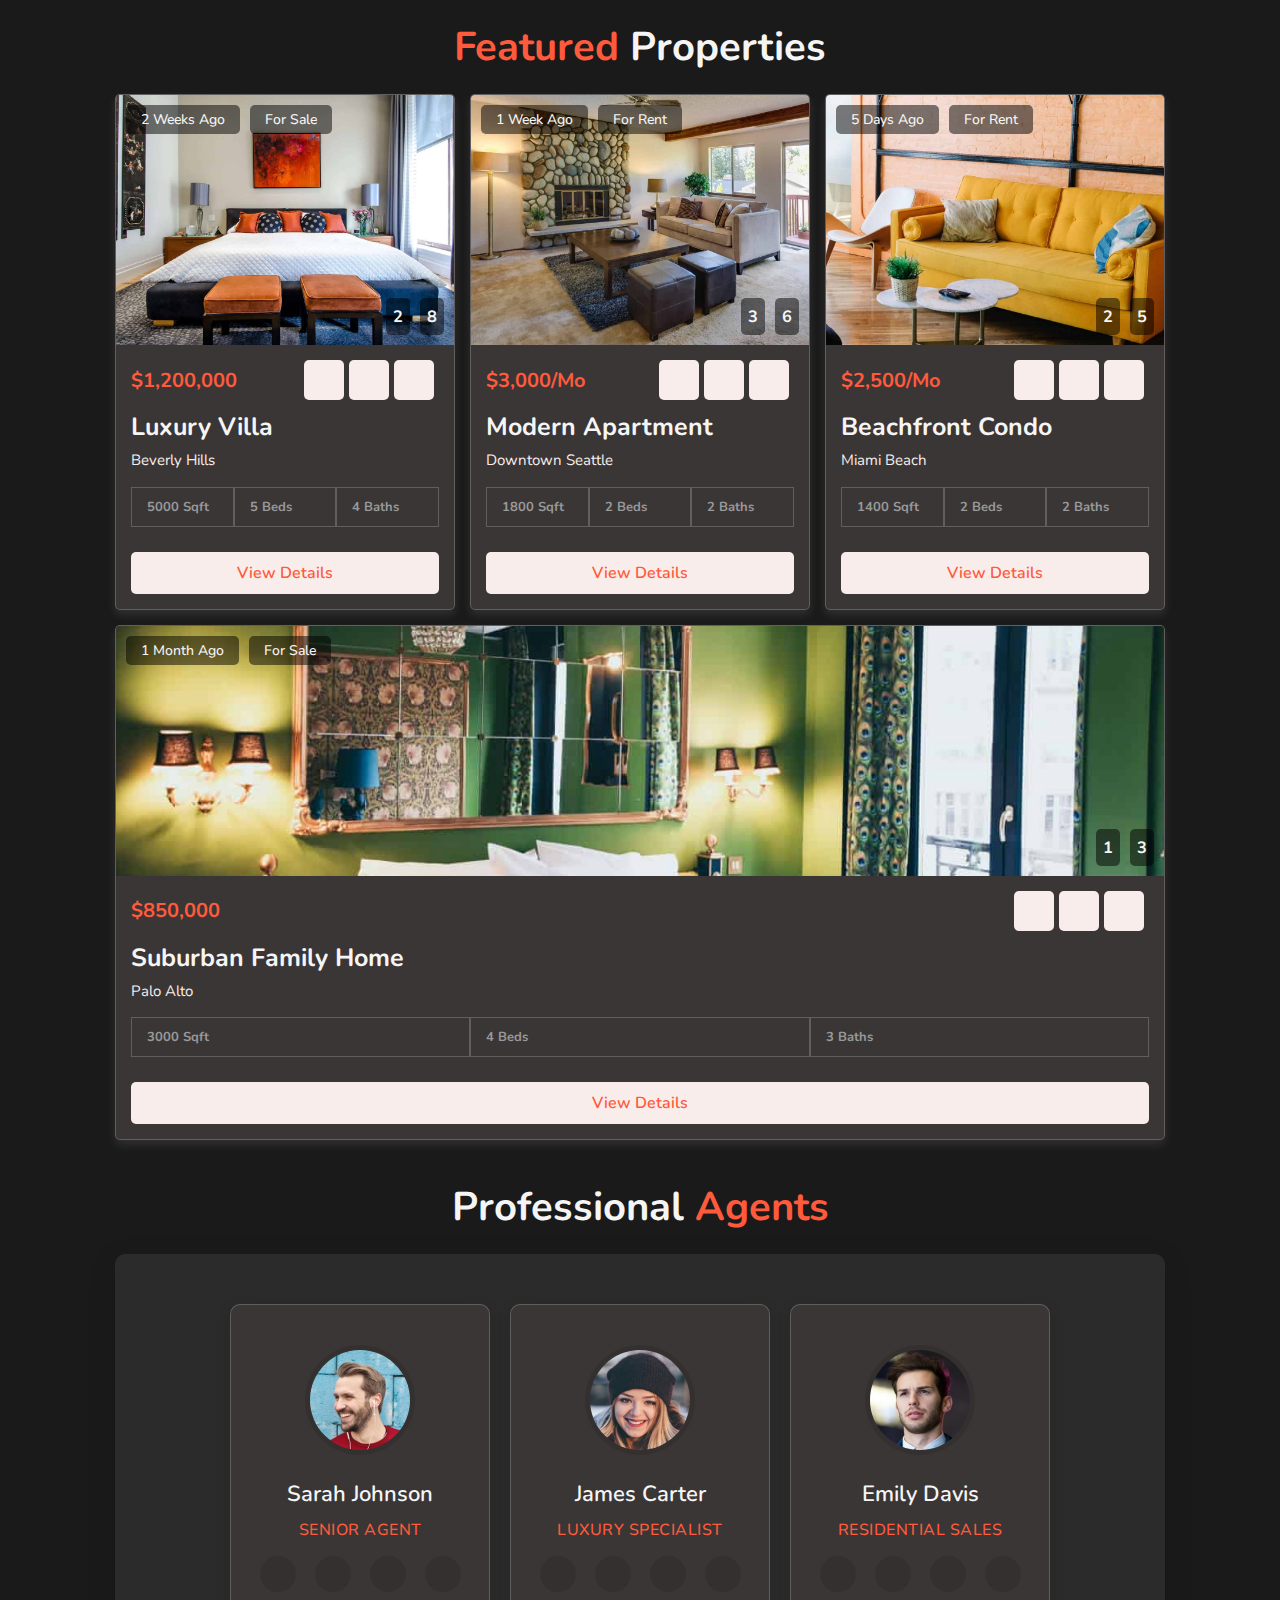
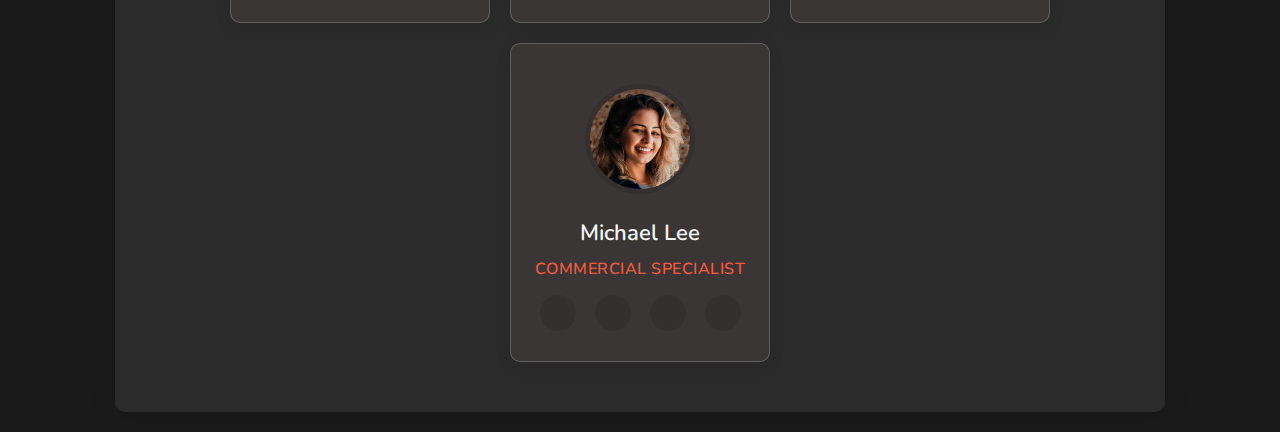
<file: Pages/result.html>
<!DOCTYPE html>
<html lang="en">
  <head>
    <meta charset="UTF-8" />
    <meta name="viewport" content="width=device-width, initial-scale=1.0" />
    <script src="/js/result.js" defer></script>
    <link
    rel="shortcut icon"
    href="https://static.vecteezy.com/system/resources/thumbnails/023/495/230/small_2x/real-estate-logo-1-free-png.png"
    type="image/x-icon"
    />
    <link rel="stylesheet" href="/css/result.css"/>
    <link rel="stylesheet" href="https://cdnjs.cloudflare.com/ajax/libs/font-awesome/6.6.0/css/all.min.css" integrity="sha512-Kc323vGBEqzTmouAECnVceyQqyqdsSiqLQISBL29aUW4U/M7pSPA/gEUZQqv1cwx4OnYxTxve5UMg5GT6L4JJg==" crossorigin="anonymous" referrerpolicy="no-referrer" />
    <title>Results</title>
  </head>

  <body>
    <section class="featured-section" id="featured">
      <h1 class="heading"><span>Featured</span> Properties</h1>
      <div class="property-container">
        <!-- Box 1 -->
         <div class="property-box">
          <div class="image-wrapper">
            <img src="/Assets/images/img-1.jpg" alt="Luxury Villa" />
            <div class="listing-info">
              <h3>2 weeks ago</h3>
              <h3>For Sale</h3>
            </div>
            <div class="icons">
              <a href="#" class="fas fa-film">
                <h3>2</h3>
              </a>
              <a href="#" class="fas fa-camera">
                <h3>8</h3>
              </a>
            </div>
          </div>

          <div class="property-content">
            <div class="price">
              <h3>$1,200,000</h3>
              <a href="#" class="fas fa-heart"></a>
              <a href="#" class="fas fa-envelope"></a>
              <a href="#" class="fas fa-phone"></a>
            </div>
            <div class="location">
              <h3>Luxury Villa</h3>
              <p>Beverly Hills</p>
            </div>
            <div class="details">
              <h3><i class="fas fa-expand"></i> 5000 sqft</h3>
              <h3><i class="fas fa-bed"></i> 5 beds</h3>
              <h3><i class="fas fa-bath"></i> 4 baths</h3>
            </div>
            <div class="buttons">
              <a href="#" class="myBtn">View Details</a>
            </div>
          </div>
         </div>

         <!-- Box 2 -->
        <div class="property-box">
          <div class="image-wrapper">
            <img src="/Assets/images/img-2.jpg" alt="Modern Apartment" />
            <div class="listing-info">
              <h3>1 week ago</h3>
              <h3>For Rent</h3>
            </div>
            <div class="icons">
              <a href="#" class="fas fa-film">
                <h3>3</h3>
              </a>
              <a href="#" class="fas fa-camera">
                <h3>6</h3>
              </a>
            </div>
          </div>
          <div class="property-content">
            <div class="price">
              <h3>$3,000/mo</h3>
              <a href="#" class="fas fa-heart"></a>
              <a href="#" class="fas fa-envelope"></a>
              <a href="#" class="fas fa-phone"></a>
            </div>
            <div class="location">
              <h3>Modern Apartment</h3>
              <p>Downtown Seattle</p>
            </div>
            <div class="details">
              <h3><i class="fas fa-expand"></i> 1800 sqft</h3>
              <h3><i class="fas fa-bed"></i> 2 beds</h3>
              <h3><i class="fas fa-bath"></i> 2 baths</h3>
            </div>
            <div class="buttons">
              <a href="#" class="myBtn">View Details</a>
            </div>
          </div>
        </div>

        <!-- Box 3 -->
        <div class="property-box">
          <div class="image-wrapper">
            <img src="/Assets/images/img-3.jpg" alt="Beachfront Condo" />
            <div class="listing-info">
              <h3>5 days ago</h3>
              <h3>For Rent</h3>
            </div>
            <div class="icons">
              <a href="#" class="fas fa-film">
                <h3>2</h3>
              </a>
              <a href="#" class="fas fa-camera">
                <h3>5</h3>
              </a>
            </div>
          </div>
          <div class="property-content">
            <div class="price">
              <h3>$2,500/mo</h3>
              <a href="#" class="fas fa-heart"></a>
              <a href="#" class="fas fa-envelope"></a>
              <a href="#" class="fas fa-phone"></a>
            </div>
            <div class="location">
              <h3>Beachfront Condo</h3>
              <p>Miami Beach</p>
            </div>
            <div class="details">
              <h3><i class="fas fa-expand"></i> 1400 sqft</h3>
              <h3><i class="fas fa-bed"></i> 2 beds</h3>
              <h3><i class="fas fa-bath"></i> 2 baths</h3>
            </div>
            <div class="buttons">
              <a href="#" class="myBtn">View Details</a>
            </div>
          </div>
        </div>

        <!-- Box 4 -->
        <div class="property-box">
          <div class="image-wrapper">
            <img src="/Assets/images/img-4.jpg" alt="Suburban Family Home" />
            <div class="listing-info">
              <h3>1 month ago</h3>
              <h3>For Sale</h3>
            </div>
            <div class="icons">
              <a href="#" class="fas fa-film">
                <h3>1</h3>
              </a>
              <a href="#" class="fas fa-camera">
                <h3>3</h3>
              </a>
            </div>
          </div>
          <div class="property-content">
            <div class="price">
              <h3>$850,000</h3>
              <a href="#" class="fas fa-heart"></a>
              <a href="#" class="fas fa-envelope"></a>
              <a href="#" class="fas fa-phone"></a>
            </div>
            <div class="location">
              <h3>Suburban Family Home</h3>
              <p>Palo Alto</p>
            </div>
            <div class="details">
              <h3><i class="fas fa-expand"></i> 3000 sqft</h3>
              <h3><i class="fas fa-bed"></i> 4 beds</h3>
              <h3><i class="fas fa-bath"></i> 3 baths</h3>
            </div>
            <div class="buttons">
              <a href="#" class="myBtn">View Details</a>
            </div>
          </div>
        </div>
      </div>
    </section>

    <!-- AGENT SECTION -->
    <section class="real-estate-agents" id="agents">
      <h1 class="section-heading">Professional <span>Agents</span></h1>
      <div class="agent-box-container">
        <!-- Agent card 1 -->
        <div class="agent-card">
          <a href="#" class="icon-email" title="Email"></a>
          <a href="#" class="icon-phone" title="Call"></a>
          <img src="/Assets/images/pic-1.png" alt="Portrait of Sarah Johnson" />
          <h3 class="agent-name">Sarah Johnson</h3>
          <span class="agent-role">Senior Agent</span>
          <div class="social-share">
            <a href="https://www.facebook.com/login/" class="social-icon facebook" title="Facebook"><i class="fa-brands fa-facebook"></i></a>
            <a href="https://twitter.com/login" class="social-icon twitter" title="Twitter"><i class="fa-brands fa-x-twitter"></i></a>
            <a href="https://www.instagram.com/accounts/login/?hl=en" class="social-icon instagram" title="Instagram"><i class="fa-brands fa-instagram"></i></a>
            <a href="#" class="social-icon linkedin" title="LinkedIn"><i class="fa-brands fa-linkedin"></i></a>
          </div>
        </div>
        <!-- Agent card 2 -->
        <div class="agent-card">
          <a href="#" class="icon-email" title="Email"></a>
          <a href="#" class="icon-phone" title="Call"></a>
          <img src="/Assets/images/pic-2.png" alt="Portrait of James Carter" />
          <h3 class="agent-name">James Carter</h3>
          <span class="agent-role">Luxury Specialist</span>
          <div class="social-share">
            <a href="https://www.facebook.com/login/" class="social-icon facebook" title="Facebook"><i class="fa-brands fa-facebook"></i></a>
            <a href="https://twitter.com/login" class="social-icon twitter" title="Twitter"><i class="fa-brands fa-x-twitter"></i></a>
            <a href="https://www.instagram.com/accounts/login/?hl=en" class="social-icon instagram" title="Instagram"><i class="fa-brands fa-instagram"></i></a>
            <a href="#" class="social-icon linkedin" title="LinkedIn"><i class="fa-brands fa-linkedin"></i></a>
          </div>
        </div>
        <!-- Agent card 3 -->
        <div class="agent-card">
          <a href="#" class="icon-email" title="Email"></a>
          <a href="#" class="icon-phone" title="Call"></a>
          <img src="/Assets/images/pic-3.png" alt="Portrait of Emily Davis" />
          <h3 class="agent-name">Emily Davis</h3>
          <span class="agent-role">Residential Sales</span>
          <div class="social-share">
            <a href="https://www.facebook.com/login/" class="social-icon facebook" title="Facebook"><i class="fa-brands fa-facebook"></i></a>
            <a href="https://twitter.com/login" class="social-icon twitter" title="Twitter"><i class="fa-brands fa-x-twitter"></i></a>
            <a href="https://www.instagram.com/accounts/login/?hl=en" class="social-icon instagram" title="Instagram"><i class="fa-brands fa-instagram"></i></a>
            <a href="#" class="social-icon linkedin" title="LinkedIn"><i class="fa-brands fa-linkedin"></i></a>
          </div>
        </div>
        <!-- Agent card 4 -->
        <div class="agent-card">
          <a href="#" class="icon-email" title="Email"></a>
          <a href="#" class="icon-phone" title="Call"></a>
          <img src="/Assets/images/pic-4.png" alt="Portrait of Michael Lee" />
          <h3 class="agent-name">Michael Lee</h3>
          <span class="agent-role">Commercial Specialist</span>
          <div class="social-share">
            <a href="https://www.facebook.com/login/" class="social-icon facebook" title="Facebook"><i class="fa-brands fa-facebook"></i></a>
            <a href="https://twitter.com/login" class="social-icon twitter" title="Twitter"><i class="fa-brands fa-x-twitter"></i></a>
            <a href="https://www.instagram.com/accounts/login/?hl=en" class="social-icon instagram" title="Instagram"><i class="fa-brands fa-instagram"></i></a>
            <a href="#" class="social-icon linkedin" title="LinkedIn"><i class="fa-brands fa-linkedin"></i></a>
          </div>
        </div>
      </div>
    </section>
  </body>
</html>
</file>
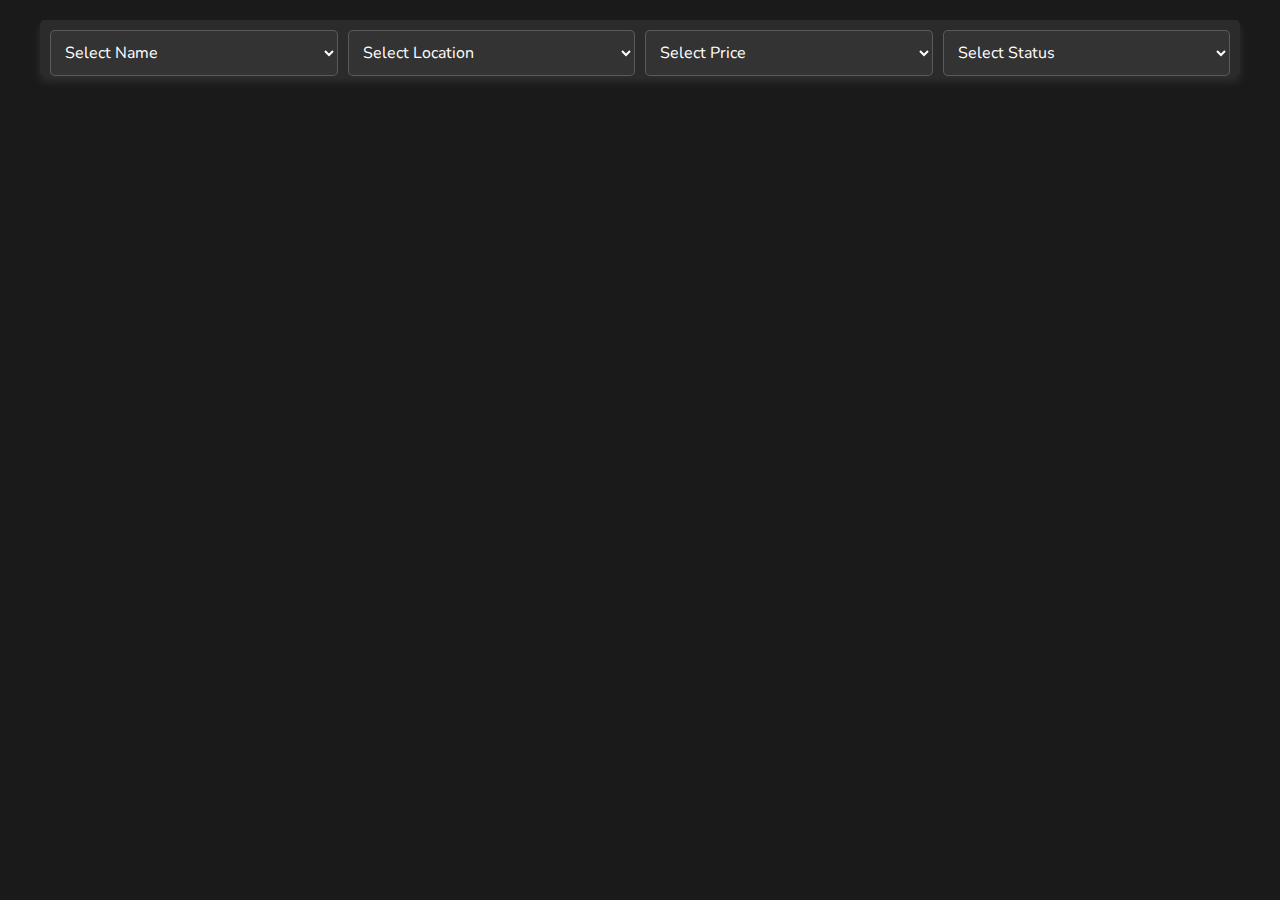
<file: Pages/viewDetails.html>
<!DOCTYPE html>
<html lang="en">
<head>
    <meta charset="UTF-8" />
    <meta name="viewport" content="width=device-width, initial-scale=1.0" />
    <link rel="shortcut icon" href="https://static.vecteezy.com/system/resources/thumbnails/023/495/230/small_2x/real-estate-logo-1-free-png.png" type="image/x-icon" />
    <link rel="stylesheet" href="/css/viewDetails.css" />
    <script src="/js/viewDetails.js" defer></script>
    <title>ViewDetails</title>
</head>
<body>
    <!-- Search Form -->
    <div class="search-container">
        <form id="search-form">
            <select id="name-filter">
                <option value="">Select Name</option>
            </select>
            <select id="location-filter">
                <option value="">Select Location</option>
            </select>
            <select id="price-filter">
                <option value="">Select Price</option>
            </select>
            <select id="status-filter">
                <option value="">Select Status</option>
                <option value="For Sale">For Sale</option>
                <option value="For Rent">For Rent</option>
            </select>
        </form>
    </div>

    <!-- Property Container -->
    <div class="property-container"></div>
</body>
</html>
</file>
<file: css/result.css>
@import url("https://fonts.googleapis.com/css2?family=Nunito:wght@200;300;400;600;700&display=swap");

/*===========*/
/* VARIABLES */
/*===========*/
:root {
  --red: #ff5a3c; /* Primary action color */
  --light-red: #f9edeb; /* Background for buttons */
  --dark-bg: #1a1a1a; /* Dark background for sections */
  --light-bg: #2b2b2b; /* Light background for boxes */
  --text-color: #f5f5f5; /* Light text color */
  --border-color: rgba(255, 255, 255, 0.2); /* Lighter border for sections */
  --box-shadow: 0 0.5rem 1rem rgba(255, 255, 255, 0.1); /* Soft shadow */
  --hover-shadow: 0 1rem 2rem rgba(255, 255, 255, 0.2); /* Stronger shadow on hover */
}

/*===========*/
/* CSS RESET */
/*===========*/

* {
  font-family: "Nunito", sans-serif;
  margin: 0;
  padding: 0;
  box-sizing: border-box;
  outline: none;
  border: none;
  text-decoration: none;
  text-transform: capitalize;
}
/*================*/
/* BASIC STYLES */
/*===============*/
html {
  font-size: 62.5%;
  overflow-x: hidden;
  scroll-behavior: smooth;
  scroll-padding-top: 7rem;
}

body {
  background: var(--dark-bg);
}

section {
  padding: 2rem 9%;
}

.myBtn {
  margin-top: 1rem;
  display: inline-block;
  padding: 0.8rem 3.5rem;
  border-radius: 0.5rem;
  font-size: 1.7rem;
  color: var(--red);
  background: var(--light-red);
  cursor: pointer;
  text-align: center;
}

.myBtn:hover {
  background: var(--red);
  color: #fff;
}

.heading {
  font-size: 4rem;
  color: var(--text-color);
  text-align: center;
  margin-bottom: 2rem;
}

.heading span {
  color: var(--red);
}

/*=================*/
/* FEATURED SECTION*/
/*=================*/

.featured-section .property-container {
  display: flex;
  flex-wrap: wrap;
  gap: 1.5rem;
}

.property-box {
  border: 0.1rem solid var(--border-color);
  box-shadow: var(--box-shadow);
  border-radius: 0.5rem;
  overflow: hidden;
  background-color: #3b3636;
  flex: 1 1 30rem;
  transition: transform 0.2s ease, box-shadow 0.2s ease;
}

.property-box:hover {
  box-shadow: var(--hover-shadow);
}

.image-wrapper {
  overflow: hidden;
  position: relative;
  width: 100%;
  height: 25rem;
}

.image-wrapper img {
  width: 100%;
  height: 100%;
  object-fit: cover;
  transition: 0.3s ease;
}

.property-box:hover .image-wrapper img {
  transform: scale(1.1);
}
.listing-info {
  position: absolute;
  top: 1rem;
  left: 0;
  display: flex;
  align-items: center;
}

.listing-info h3 {
  font-weight: 500;
  font-size: 1.4rem;
  color: var(--text-color);
  background: rgba(0, 0, 0, 0.5);
  border-radius: 0.5rem;
  padding: 0.5rem 1.5rem;
  margin-left: 1rem;
}

.icons {
  position: absolute;
  bottom: 1rem;
  right: 0;
  display: flex;
}

.icons a {
  font-size: 1.4rem;
  color: var(--text-color);
  display: flex;
  border-radius: 0.5rem;
  background: #00000080;
  margin-right: 1rem;
  padding: 0.7rem;
  transition: background 0.2s ease;
}

.icons a:hover {
  background: var(--red);
}

.property-content {
  padding: 1.5rem;
}

.price {
  display: flex;
  align-items: center;
}

.price h3 {
  color: var(--red);
  font-size: 2rem;
  margin-right: auto;
}

.price a {
  color: var(--dark-bg);
  font-size: 1.8rem;
  margin-right: 0.5rem;
  border-radius: 0.5rem;
  height: 4rem;
  width: 4rem;
  line-height: 4rem;
  text-align: center;
  background: var(--light-red);
  transition: background 0.2s ease, color 0.2s ease;
}

.price a:hover {
  background: var(--red);
  color: #fff;
}

.location {
  padding: 1rem 0;
}

.location h3 {
  font-size: 2.5rem;
  color: var(--text-color);
}

.location p {
  font-size: 1.5rem;
  color: var(--light-red);
  line-height: 1.5;
  padding-top: 0.5rem;
}

.details {
  padding: 0.5rem 0;
  display: flex;
}

.details h3 {
  flex: 1;
  padding: 1rem;
  border: 0.1rem solid var(--border-color);
  color: #999;
  font-size: 1.3rem;
  transition: background 0.2s ease;
}

.details h3 i {
  color: var(--text-color);
  padding-left: 0.5rem;
}

.buttons {
  display: flex;
  gap: 1rem;
  justify-content: center; /* Center buttons */
  margin-top: 1rem;
}

.buttons .myBtn {
  flex: 1;
  font-size: 1.6rem;
  font-weight: 600;
  background: var(--light-red);
  color: var(--red);
  border-radius: 0.5rem;
  padding: 1rem 2rem;
  transition: background-color 0.3s ease, color 0.3s ease, transform 0.2s ease;
  text-align: center;
}

.buttons .myBtn:hover {
  background-color: var(--red);
  color: #fff;
  transform: translateY(-3px); /* Slight lift on hover */
  box-shadow: 0 0.5rem 1rem rgba(0, 0, 0, 0.3); /* Enhanced shadow */
}

/*===============*/
/*AGENT SECTIONS*/
/*===============*/
.section-heading {
  font-size: 4rem;
  color: var(--text-color);
  text-align: center;
  margin-bottom: 2rem;
  font-weight: bold;
}

.section-heading span {
  color: var(--red);
}

.real-estate-agents .agent-box-container {
  display: flex;
  flex-wrap: wrap;
  gap: 2rem;
  justify-content: center;
  padding: 5rem 0;
  background: var(--light-bg);
  border-radius: 1rem;
  box-shadow: 0 8px 30px #0000001a;
}

.agent-card {
  background-color: #3b3636;
  text-align: center;
  border: 0.1rem solid var(--border-color);
  box-shadow: 0 4px 15px #0000001a;
  border-radius: 1rem;
  padding: 3rem 2rem;
  position: relative;
  width: 26rem;
  transition: transform 0.3s ease, box-shadow 0.3s ease;
}

.agent-card:hover {
  transform: translateY(-0.5rem);
  box-shadow: 0 8px 20px #00000026;
}

.agent-card .icon-email,
.agent-card .icon-phone {
  position: absolute;
  top: 1.5rem;
  right: 1.5rem;
  color: var(--text-color);
  font-size: 1.8rem;
  transition: color 0.3s ease;
}

.icon-email:hover,
.icon-phone:hover {
  color: var(--red);
}

.agent-card img {
  border-radius: 50%;
  box-shadow: 0 0 0 0.5rem rgba(0, 0, 0, 0.1);
  object-fit: cover;
  height: 10rem;
  width: 10rem;
  margin: 1.5rem 0;
}

.agent-name {
  font-size: 2.2rem;
  color: var(--text-color);
  margin: 1rem 0;
  font-weight: 600;
}

.agent-role {
  font-size: 1.6rem;
  color: var(--red);
  font-weight: 500;
  text-transform: uppercase;
  letter-spacing: 0.05rem;
}

.social-share {
  padding-top: 1.5rem;
}

.social-share a {
  margin: 0 8px; 
  font-size: 1.75rem; 
  display: inline-flex;
  align-items: center; 
  transition: all 0.3s ease; 
}

.social-icon {
  display: flex;
  justify-content: center;
  align-items: center;
  width: 36px; 
  height: 36px; 
  border-radius: 50%; 
  background-color: rgba(0, 0, 0, 0.1); 
  transition: all 0.3s ease; 
}

.social-icon:hover {
  color: var(--red); 
  background-color: rgba(0, 0, 0, 0.2); 
  transform: scale(1.1); 
}

.social-icon:focus {
  outline: 2px solid var(--red); 
  outline-offset: 4px; 
}

.agent-card .myBtn {
  flex: 1;
  font-size: 1.5rem;
  font-weight: 600;
  padding: 1rem 2rem;
  background: linear-gradient(135deg, var(--light-red), var(--red));
  color: #fff;
  border-radius: 0.8rem;
  box-shadow: 0 3px 10px rgba(0, 0, 0, 0.1);
  transition: background 0.3s ease, box-shadow 0.3s ease, transform 0.3s ease;
}

.agent-card .myBtn:hover {
  background: linear-gradient(135deg, var(--red), var(--dark-red));
  color: #fff;
  box-shadow: 0 5px 15px rgba(0, 0, 0, 0.2);
  transform: translateY(-0.3rem);
}

/*==============*/
/*MEDIA QUERIES*/
/*==============*/

@media (max-width: 991px) {
  html {
    font-size: 55%;
  }

  header {
    padding: 1.5rem 1rem;
  }

  section {
    padding: 1.5rem;
  }
}

@media (max-width: 450px) {
  html {
    font-size: 50%;
  }

  .contact .row form .inputBox input {
    width: 100%;
  }
}

@media (max-width: 768px) {
  .social-share a {
    margin: 0 6px;
  }
  
  .social-icon {
    width: 32px; 
    height: 32px;
  }
}
</file>
<file: css/viewDetails.css>
@import url("https://fonts.googleapis.com/css2?family=Nunito:wght@200;300;400;600;700&display=swap");

/* BASE COLORS AND VARIABLES */
:root {
  --red: #ff5a3c;
  --light-red: #f9edeb;
  --dark-bg: #1a1a1a;
  --light-bg: #2b2b2b;
  --text-color: #f5f5f5;
  --border-color: rgba(255, 255, 255, 0.2);
  --box-shadow: 0 0.5rem 1rem rgba(255, 255, 255, 0.1);
}

/* GENERAL RESET */
*,
*::before,
*::after {
  margin: 0;
  padding: 0;
  box-sizing: border-box;
  font-family: "Nunito", sans-serif;
}

html {
  font-size: 62.5%;
  overflow-x: hidden;
  scroll-behavior: smooth;
  scroll-padding-top: 7rem;
}

body {
  background: var(--dark-bg);
  color: var(--text-color);
  display: flex;
  flex-direction: column;
  align-items: center;
  line-height: 1.6;
}

/* SEARCH CONTAINER */
.search-container {
  width: 100%;
  max-width: 1200px;
  margin: 2rem auto;
  padding: 0 1rem;
  text-align: center;
  background: var(--light-bg);
  border-radius: 0.5rem;
  box-shadow: var(--box-shadow);
  display: flex;
  flex-direction: column;
  align-items: center;
}

.search-container h2 {
  font-size: 2.4rem;
  color: var(--red);
  font-weight: 600;
  margin-bottom: 1rem;
}

#search-form {
  display: flex;
  gap: 1rem;
  justify-content: center;
  width: 100%;
  max-width: 900px;
  margin-top: 1rem;
}

#search-form select {
  padding: 1rem;
  font-size: 1.6rem;
  border: 1px solid var(--border-color);
  border-radius: 0.5rem;
  width: 100%;
  max-width: 350px;
  outline: none;
  transition: border-color 0.3s ease;
  background-color: #333;
  color: #fff;
}

#search-form select:focus {
  border-color: var(--red);
  background-color: #444;
}

/* PROPERTY LIST */
.property-container {
  display: grid;
  grid-template-columns: repeat(auto-fill, minmax(250px, 1fr));
  margin-top: 4rem;
  width: 100%;
}

.property-box {
  background: var(--light-bg);
  border-radius: 0.5rem;
  box-shadow: var(--box-shadow);
  overflow: hidden;
  transition: transform 0.3s ease, box-shadow 0.3s ease;
  margin: 0 2rem;
}

.property-box:hover {
  box-shadow: 0 0.5rem 2rem rgba(255, 90, 60, 0.3);
}

/* IMAGE WRAPPER */
.property-box .image-wrapper {
  width: 100%;
  height: 200px;
  overflow: hidden;
  position: relative;
}

.property-box img {
  width: 100%;
  height: 100%;
  object-fit: cover;
  transition: transform 0.3s ease;
  transform: translateY(-10px);
}

.property-box:hover img {
  transform: scale(1.1);
}

.property-box .listing-info {
  position: absolute;
  top: 10px;
  left: 10px;
  background: rgba(0, 0, 0, 0.5);
  color: #fff;
  padding: 0.5rem 1rem;
  border-radius: 0.3rem;
  font-weight: 600;
}

/* PROPERTY CONTENT */
.property-box .property-content {
  padding: 2rem;
}

.property-box .property-content .price h3 {
  color: var(--red);
  font-size: 2.4rem;
  font-weight: 700;
  margin-bottom: 0.5rem;
}

.property-box .property-content .location h3 {
  color: #ffffff;
  font-size: 1.8rem;
  font-weight: 600;
  margin-bottom: 0.3rem;
}

.property-box .property-content .location p {
  font-size: 1.6rem;
  color: #d1d1d1;
}

.property-box .property-content .description p {
  color: #bcbcbc;
  font-size: 1.8rem;
  line-height: 1.6;
  margin-top: 1rem;
  margin-bottom: 1rem;
  text-align: justify;
}

.property-box .property-content .size h4 {
  color: #fff;
  font-size: 1.5rem;
  margin-top: 1.2rem;
  font-weight: 500;
  text-transform: uppercase;
}

.property-box .property-content .details {
  display: flex;
  gap: 1.5rem;
  margin-top: 1.5rem;
}

.property-box .property-content .details h3 {
  font-size: 1.4rem;
  color: #e3e3e3;
}

.property-box .property-content .details i {
  color: var(--red);
  margin-right: 0.5rem;
}

/* VIEW DETAILS PAGE */
#view-details-page {
  max-width: 1200px;
  margin: 3rem auto;
  padding: 2rem;
  background: var(--light-bg);
  border-radius: 0.5rem;
  box-shadow: var(--box-shadow);
}

#view-details-page h1 {
  font-size: 3rem;
  margin-bottom: 1.5rem;
}

#view-details-page img {
  width: 100%;
  max-width: 600px;
  margin-bottom: 1.5rem;
  border-radius: 0.5rem;
}

#view-details-page p {
  font-size: 1.6rem;
  margin-bottom: 1rem;
  text-align: justify;
}

#view-details-page button {
  padding: 1rem 2rem;
  background: var(--red);
  color: #fff;
  border: none;
  border-radius: 0.3rem;
  font-size: 1.6rem;
  cursor: pointer;
  margin-top: 2rem;
  transition: background 0.3s ease, transform 0.2s ease;
}

#view-details-page button:hover {
  background: #cc4831;
  transform: scale(1.05);
}

/* RESPONSIVE ADJUSTMENTS */
@media (min-width: 1200px) {
  /* Desktop */
  .property-container {
    grid-template-columns: repeat(4, 1fr);
  }

  .search-container {
    width: 100%;
  }

  #search-form {
    max-width: 1200px;
  }
}

@media (max-width: 1024px) {
  /* Laptop */
  .property-container {
    grid-template-columns: repeat(3, 1fr);
  }

  #view-details-page {
    padding: 1.5rem;
  }

  #view-details-page h1 {
    font-size: 2.8rem;
  }
}

@media (max-width: 768px) {
  /* Tablet */
  .property-container {
    grid-template-columns: repeat(2, 1fr);
    gap: 1.5rem;
  }

  #view-details-page {
    padding: 1rem;
  }

  #view-details-page h1 {
    font-size: 2.5rem;
  }

  #view-details-page button {
    width: 100%;
  }

  .search-container {
    margin-top: 2rem;
  }

  #search-form select {
    width: 100%;
    max-width: 100%;
  }
}

@media (max-width: 480px) {
  /* Mobile */
  .property-container {
    grid-template-columns: 1fr;
    gap: 1.5rem;
  }

  .search-container {
    margin-top: 1.5rem;
    padding: 1rem;
  }

  #view-details-page h1 {
    font-size: 2.2rem;
  }

  #view-details-page p {
    font-size: 1.4rem;
  }

  #view-details-page button {
    width: 100%;
    font-size: 1.4rem;
  }

  #search-form select {
    width: 100%;
    padding: 0.8rem;
    font-size: 1.4rem;
  }
}
</file>
